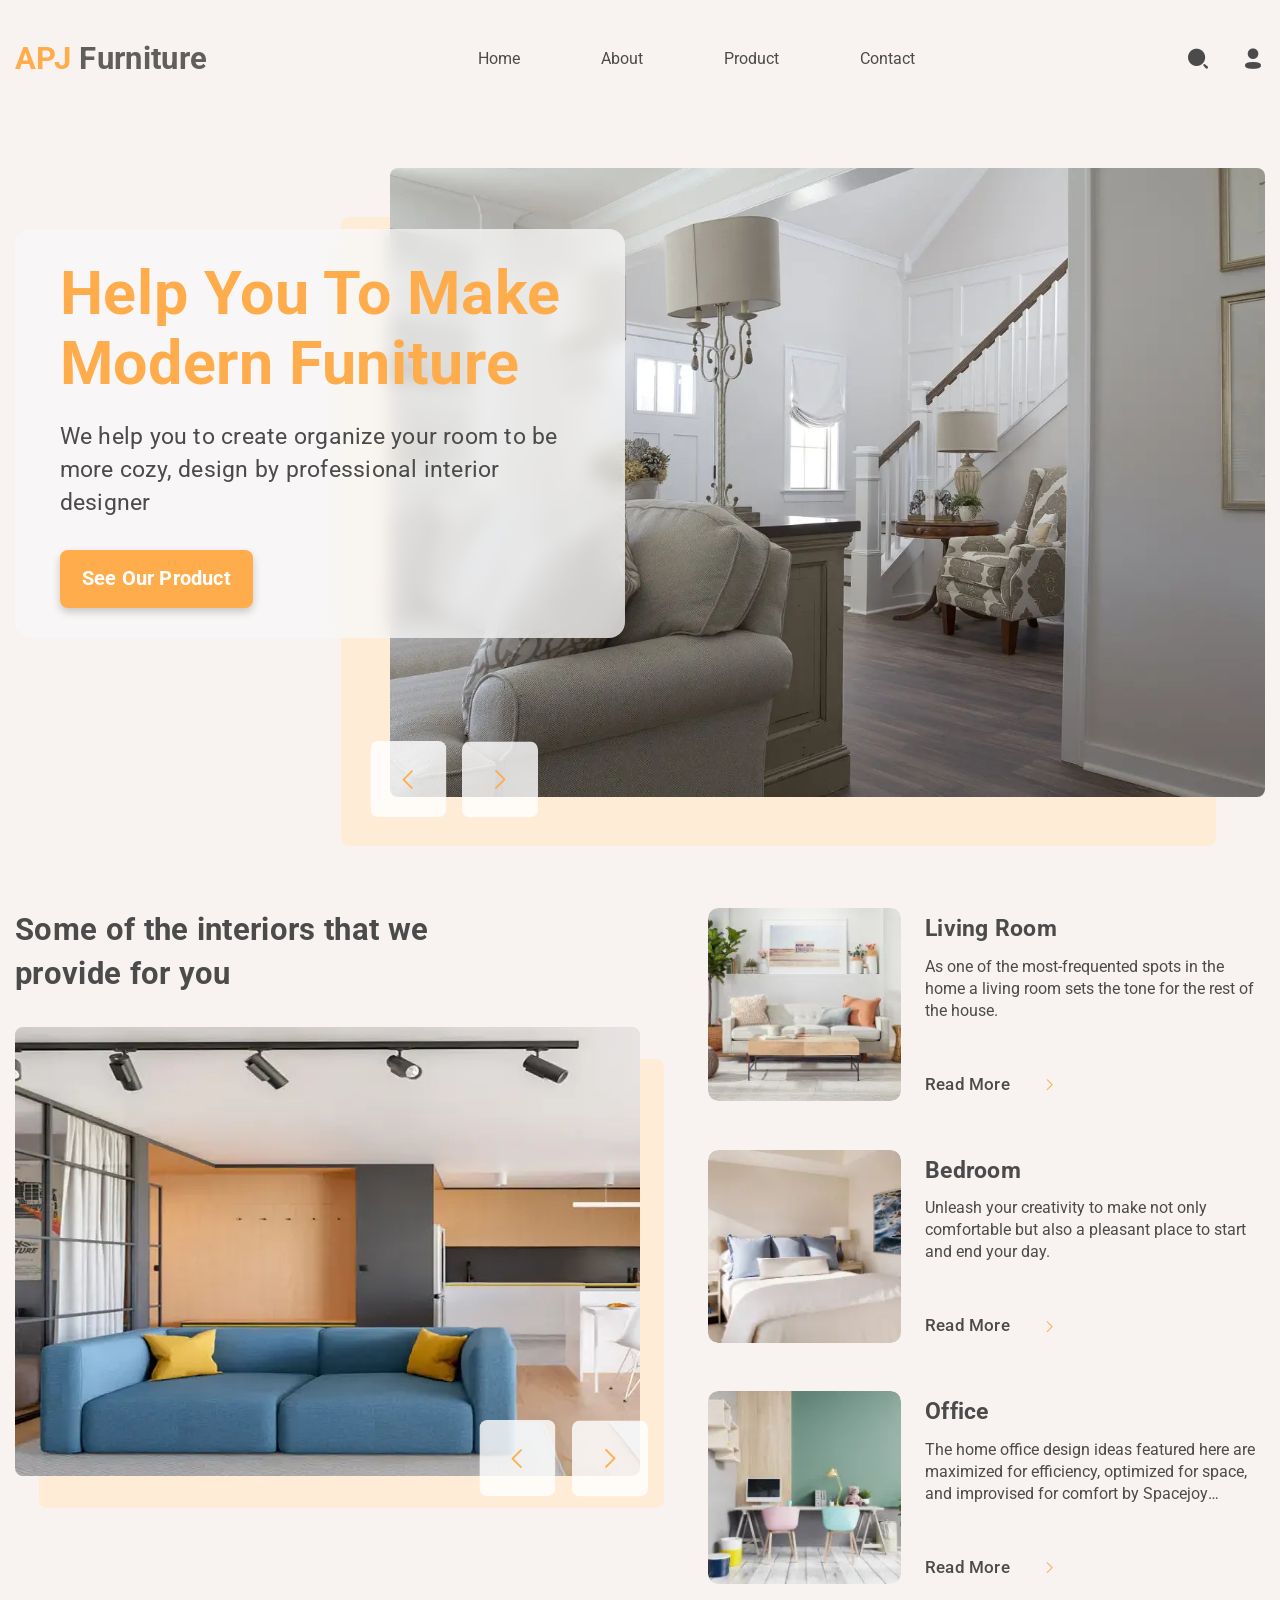
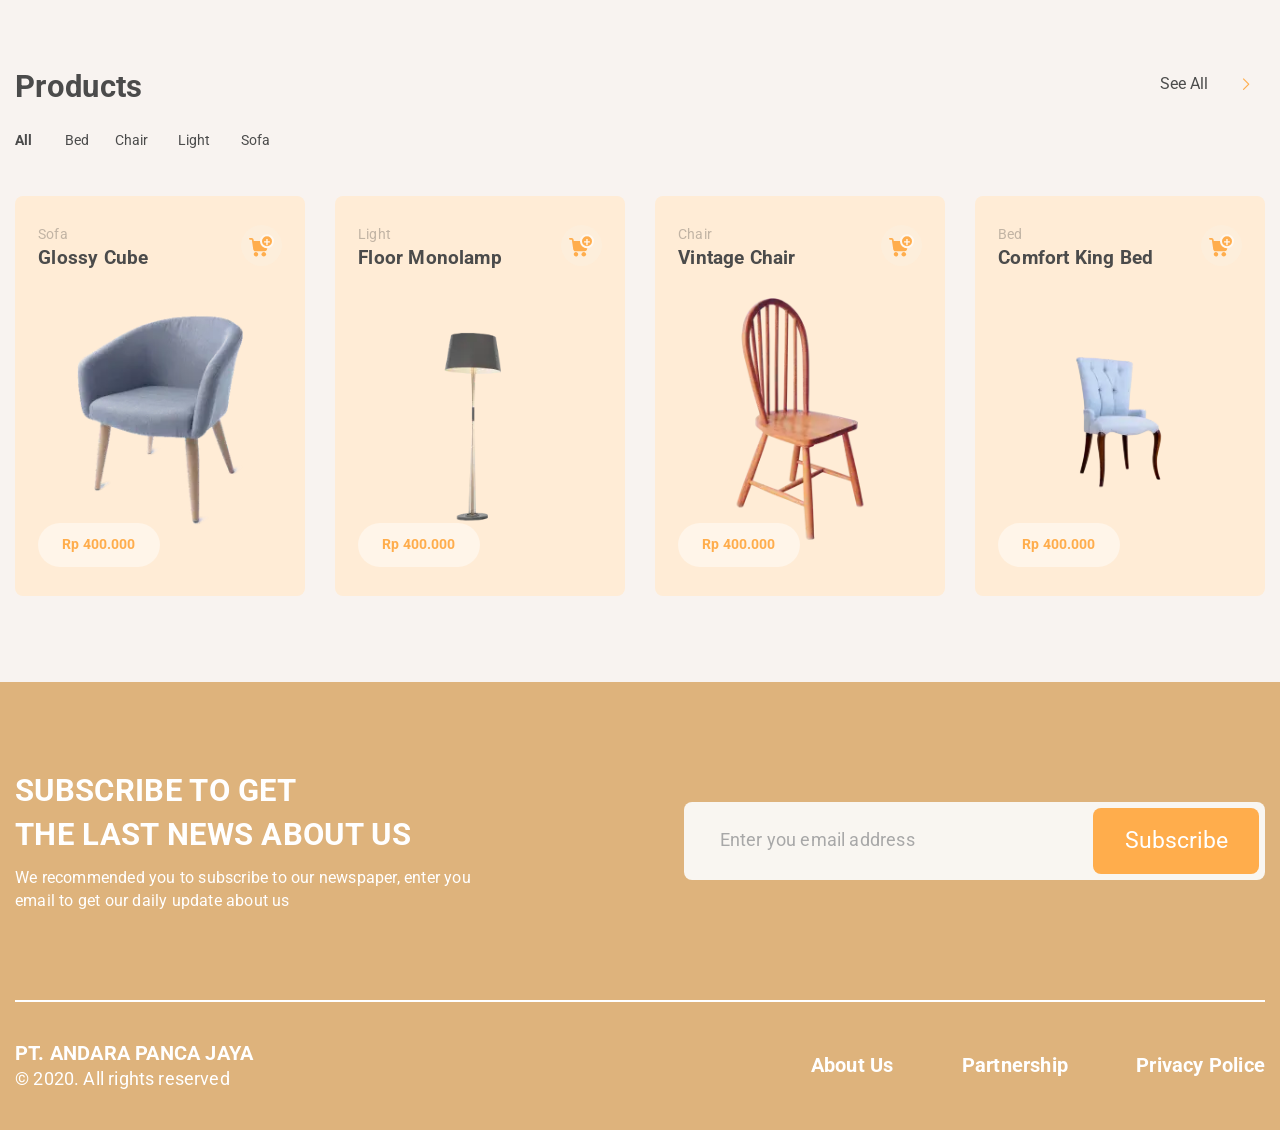
<file: index.html>
<!DOCTYPE html>
<html lang="en">

<head>
	<title>APJ Furniture</title>
	<meta charset="UTF-8">
	<meta name="format-detection" content="telephone=no">
	<!-- <style>body{opacity: 0;}</style> -->
	<link rel="stylesheet" href="css/style.min.css?_v=20250130115440">
	<link rel="shortcut icon" href="favicon.ico">
	<!-- <meta name="robots" content="noindex, nofollow"> -->
	<meta name="viewport" content="width=device-width, initial-scale=1.0">
</head>

<body>
	<div class="wrapper">
		<header class="header">
			<div class="header__container">
				<div class="header__body">
					<div class="header__logo"><span>APJ</span> Furniture</div>
					<div class="header__menu menu">
						<nav class="menu__body">
							<ul class="menu__list">
								<li class="menu__item">
									<a href="#" data-goto=".hero" class="menu__link">Home</a>
								</li>
								<li class="menu__item">
									<a href="#" data-goto=".interiors" class="menu__link">About</a>
								</li>
								<li class="menu__item">
									<a href="#" data-goto=".products" class="menu__link">Product</a>
								</li>
								<li class="menu__item">
									<a href="#" class="menu__link">Contact</a>
								</li>
							</ul>
						</nav>
					</div>

					<div class="header__icons">
						<button type="button" class="menu__icon icon-menu">
							<span></span>
						</button>
						<span class="_icon-Search"></span>
						<span class="_icon-Profile"></span>
					</div>
				</div>
			</div>
		</header>

		<main class="page">
			<section class="hero">
				<div class="hero__container">
					<div class="hero__body">
						<div class="hero__inner">
							<div data-watch-once class="hero__content">
								<h1 class="hero__title">
									<span class="hero__words">Help you to Make <br />
										modern Funiture</span>
								</h1>
								<div class="hero__text">
									<p>
										We help you to create organize your room to be more cozy, design
										by professional interior designer
									</p>
								</div>
								<div>
									<button class="hero__btn">See Our Product</button>
								</div>
							</div>
						</div>
						<div class="hero__main">
							<div class="hero__controler">
								<button class="hero__button hero__button--left _icon-Arrow-Down"></button>
								<button class="hero__button hero__button--right _icon-Arrow-Down"></button>
							</div>
							<div class="hero__slider swiper">
								<div class="hero__wrapper swiper-wrapper">
									<div class="hero__slide swiper-slide">
										<picture><source srcset="img/hero/slide-4.webp" type="image/webp"><img src="img/hero/slide-4.jpg" alt="room" /></picture>
									</div>
									<div class="hero__slide swiper-slide">
										<picture><source srcset="img/hero/slide-1.webp" type="image/webp"><img src="img/hero/slide-1.jpg" alt="room" /></picture>
									</div>
									<div class="hero__slide swiper-slide">
										<picture><source srcset="img/hero/slide-5.webp" type="image/webp"><img src="img/hero/slide-5.jpg" alt="room" /></picture>
									</div>
									<div class="hero__slide swiper-slide">
										<picture><source srcset="img/hero/slide-3.webp" type="image/webp"><img src="img/hero/slide-3.jpg" alt="room" /></picture>
									</div>
								</div>
							</div>
						</div>
					</div>
				</div>
			</section>
			<section class="interiors">
				<div class="interiors__container">
					<div class="interiors__body">
						<div class="interiors__main">
							<h2 class="interiors__title">
								Some of the interiors that we provide for you
							</h2>
							<div data-watch data-watch-threshold="0.5" data-watch-once class="interiors__wrap">
								<div class="interiors__slider swiper">
									<div class="interiors__wrapper swiper-wrapper">
										<div class="interiors__slide swiper-slide">
											<picture><source srcset="img/interiors/main-1.webp" type="image/webp"><img src="img/interiors/main-1.jpg" alt="room" /></picture>
										</div>
										<div class="interiors__slide swiper-slide">
											<picture><source srcset="img/interiors/main-1.webp" type="image/webp"><img src="img/interiors/main-1.jpg" alt="room" /></picture>
										</div>
										<div class="interiors__slide swiper-slide">
											<picture><source srcset="img/interiors/main-1.webp" type="image/webp"><img src="img/interiors/main-1.jpg" alt="room" /></picture>
										</div>
									</div>
								</div>
								<div class="interiors__controler">
									<button class="interiors__button interiors__button--left _icon-Arrow-Down"></button>
									<button class="interiors__button interiors__button--right _icon-Arrow-Down"></button>
								</div>
							</div>
						</div>
						<div class="interiors__inner">
							<div data-watch data-watch-threshold="0.5" data-watch-once class="interiors__items">
								<article class="interiors__item">
									<div class="interiors__image">
										<picture><source srcset="img/interiors/inner-1.webp" type="image/webp"><img src="img/interiors/inner-1.jpg" alt="living room" /></picture>
									</div>
									<div class="interiors__content">
										<div>
											<h5 class="interiors__miniTitle">Living Room</h5>
											<div class="interiors__description">
												<p>
													As one of the most-frequented spots in the home a living
													room sets the tone for the rest of the house.
												</p>
											</div>
										</div>
										<div>
											<button class="interiors__more _icon-Arrow-Down">
												Read More
											</button>
										</div>
									</div>
								</article>
								<article class="interiors__item">
									<div class="interiors__image">
										<picture><source srcset="img/interiors/inner-2.webp" type="image/webp"><img src="img/interiors/inner-2.jpg" alt="Bedroom" /></picture>
									</div>
									<div class="interiors__content">
										<div>
											<h5 class="interiors__miniTitle">Bedroom</h5>
											<div class="interiors__description">
												<p>
													Unleash your creativity to make not only comfortable but
													also a pleasant place to start and end your day.
												</p>
											</div>
										</div>
										<div>
											<button class="interiors__more _icon-Arrow-Down">
												Read More
											</button>
										</div>
									</div>
								</article>
								<article class="interiors__item">
									<div class="interiors__image">
										<picture><source srcset="img/interiors/inner-3.webp" type="image/webp"><img src="img/interiors/inner-3.jpg" alt="Bedroom" /></picture>
									</div>
									<div class="interiors__content">
										<div>
											<h5 class="interiors__miniTitle">Office</h5>
											<div class="interiors__description">
												<p>
													The home office design ideas featured here are maximized for
													efficiency, optimized for space, and improvised for comfort
													by Spacejoy designers.
												</p>
											</div>
										</div>
										<div>
											<button class="interiors__more _icon-Arrow-Down">
												Read More
											</button>
										</div>
									</div>
								</article>
							</div>
						</div>
					</div>
				</div>
			</section>
			<section class="products">
				<div class="products__container">
					<div class="products__header">
						<h2 class="products__title">Products</h2>
						<nav class="products__list">
							<ul class="products__items">
								<div class="products__item _active">All</div>
								<div class="products__item">Bed</div>
								<div class="products__item">Chair</div>
								<div class="products__item">Light</div>
								<div class="products__item">Sofa</div>
							</ul>
						</nav>
					</div>
					<div data-showmore class="products__furniture">
						<ul data-showmore-content="405" class="products__content">
							<li data-pid="1" class="products__card card-products">
								<div class="card-products__body">
									<div class="card-products__header">
										<div class="card-products__subscribe">sofa</div>
										<div class="card-products__title">glossy cube</div>
										<div class="card-products__cart">
											<img src="img/products/cart.svg" alt="cart" />
										</div>
									</div>
									<div class="card-products__image">
										<picture><source srcset="img/products/1.webp" type="image/webp"><img src="img/products/1.png" alt="sofa" /></picture>
									</div>
									<div class="card-products__price">Rp 400.000</div>
								</div>
							</li>
							<li data-pid="2" class="products__card card-products">
								<div class="card-products__body">
									<div class="card-products__header">
										<div class="card-products__subscribe">Light</div>
										<div class="card-products__title">Floor Monolamp</div>
										<div class="card-products__cart">
											<img src="img/products/cart.svg" alt="cart" />
										</div>
									</div>
									<div class="card-products__image">
										<picture><source srcset="img/products/2.webp" type="image/webp"><img src="img/products/2.png" alt="Light" /></picture>
									</div>
									<div class="card-products__price">Rp 400.000</div>
								</div>
							</li>
							<li data-pid="3" class="products__card card-products">
								<div class="card-products__body">
									<div class="card-products__header">
										<div class="card-products__subscribe">Chair</div>
										<div class="card-products__title">Vintage Chair</div>
										<div class="card-products__cart">
											<img src="img/products/cart.svg" alt="cart" />
										</div>
									</div>
									<div class="card-products__image">
										<picture><source srcset="img/products/3.webp" type="image/webp"><img src="img/products/3.png" alt="Chair" /></picture>
									</div>
									<div class="card-products__price">Rp 400.000</div>
								</div>
							</li>
							<li data-pid="4" class="products__card card-products">
								<div class="card-products__body">
									<div class="card-products__header">
										<div class="card-products__subscribe">Bed</div>
										<div class="card-products__title">Comfort King Bed</div>
										<div class="card-products__cart">
											<img src="img/products/cart.svg" alt="cart" />
										</div>
									</div>
									<div class="card-products__image">
										<picture><source srcset="img/products/6.webp" type="image/webp"><img src="img/products/6.png" alt="Bed" /></picture>
									</div>
									<div class="card-products__price">Rp 400.000</div>
								</div>
							</li>
							<li data-pid="5" class="products__card card-products">
								<div class="card-products__body">
									<div class="card-products__header">
										<div class="card-products__subscribe">sofa</div>
										<div class="card-products__title">glossy cube</div>
										<div class="card-products__cart">
											<img src="img/products/cart.svg" alt="cart" />
										</div>
									</div>
									<div class="card-products__image">
										<picture><source srcset="img/products/1.webp" type="image/webp"><img src="img/products/1.png" alt="sofa" /></picture>
									</div>
									<div class="card-products__price">Rp 400.000</div>
								</div>
							</li>
							<li data-pid="6" class="products__card card-products">
								<div class="card-products__body">
									<div class="card-products__header">
										<div class="card-products__subscribe">Light</div>
										<div class="card-products__title">Floor Monolamp</div>
										<div class="card-products__cart">
											<img src="img/products/cart.svg" alt="cart" />
										</div>
									</div>
									<div class="card-products__image">
										<picture><source srcset="img/products/2.webp" type="image/webp"><img src="img/products/2.png" alt="Light" /></picture>
									</div>
									<div class="card-products__price">Rp 400.000</div>
								</div>
							</li>
							<li data-pid="7" class="products__card card-products">
								<div class="card-products__body">
									<div class="card-products__header">
										<div class="card-products__subscribe">Chair</div>
										<div class="card-products__title">Vintage Chair</div>
										<div class="card-products__cart">
											<img src="img/products/cart.svg" alt="cart" />
										</div>
									</div>
									<div class="card-products__image">
										<picture><source srcset="img/products/3.webp" type="image/webp"><img src="img/products/3.png" alt="Chair" /></picture>
									</div>
									<div class="card-products__price">Rp 400.000</div>
								</div>
							</li>
							<li data-pid="8" class="products__card card-products">
								<div class="card-products__body">
									<div class="card-products__header">
										<div class="card-products__subscribe">Bed</div>
										<div class="card-products__title">Comfort King Bed</div>
										<div class="card-products__cart">
											<img src="img/products/cart.svg" alt="cart" />
										</div>
									</div>
									<div class="card-products__image">
										<picture><source srcset="img/products/6.webp" type="image/webp"><img src="img/products/6.png" alt="Bed" /></picture>
									</div>
									<div class="card-products__price">Rp 400.000</div>
								</div>
							</li>
						</ul>
						<button hidden data-showmore-button="800" type="button" class="products__more _icon-Arrow-Down">
							<span>see all</span>
							<span>hide all</span>
						</button>
					</div>
				</div>
			</section>

		</main>
		<footer class="footer">
			<div class="footer__container">
				<div class="footer__body">
					<div class="footer__content">
						<div class="footer__title">Subscribe to get <br> the last news about us</div>
						<div class="footer__text">
							<p>We recommended you to subscribe to our newspaper, enter you email to get our daily update about us</p>
						</div>
					</div>
					<div class="footer__form">
						<form action="#" name="form__email">
							<div class="form__email_footer">
								<input type="email" name="email" placeholder="Enter you email address">
								<button class="form__btn_footer" type="submit">Subscribe</button>
							</div>
						</form>
					</div>
				</div>
				<hr class="footer_hr">
				<div class="footer__bottom">
					<div class="footer__copyright">
						<div class="footer__copyTitle">PT. ANDARA PANCA JAYA</div>
						<div class="footer__copyText">© 2020. All rights reserved</div>
					</div>
					<nav class="footer__menu">
						<ul class="footer__list">
							<li class="footer__item"><a href="#" class="footer__link">About Us</a></li>
							<li class="footer__item"><a href="#" class="footer__link">Partnership</a></li>
							<li class="footer__item"><a href="#" class="footer__link">Privacy Police</a></li>
						</ul>
					</nav>
				</div>
			</div>
		</footer>
	</div>
	<script src="js/app.min.js?_v=20250130115440"></script>
</body>

</html>
</file>
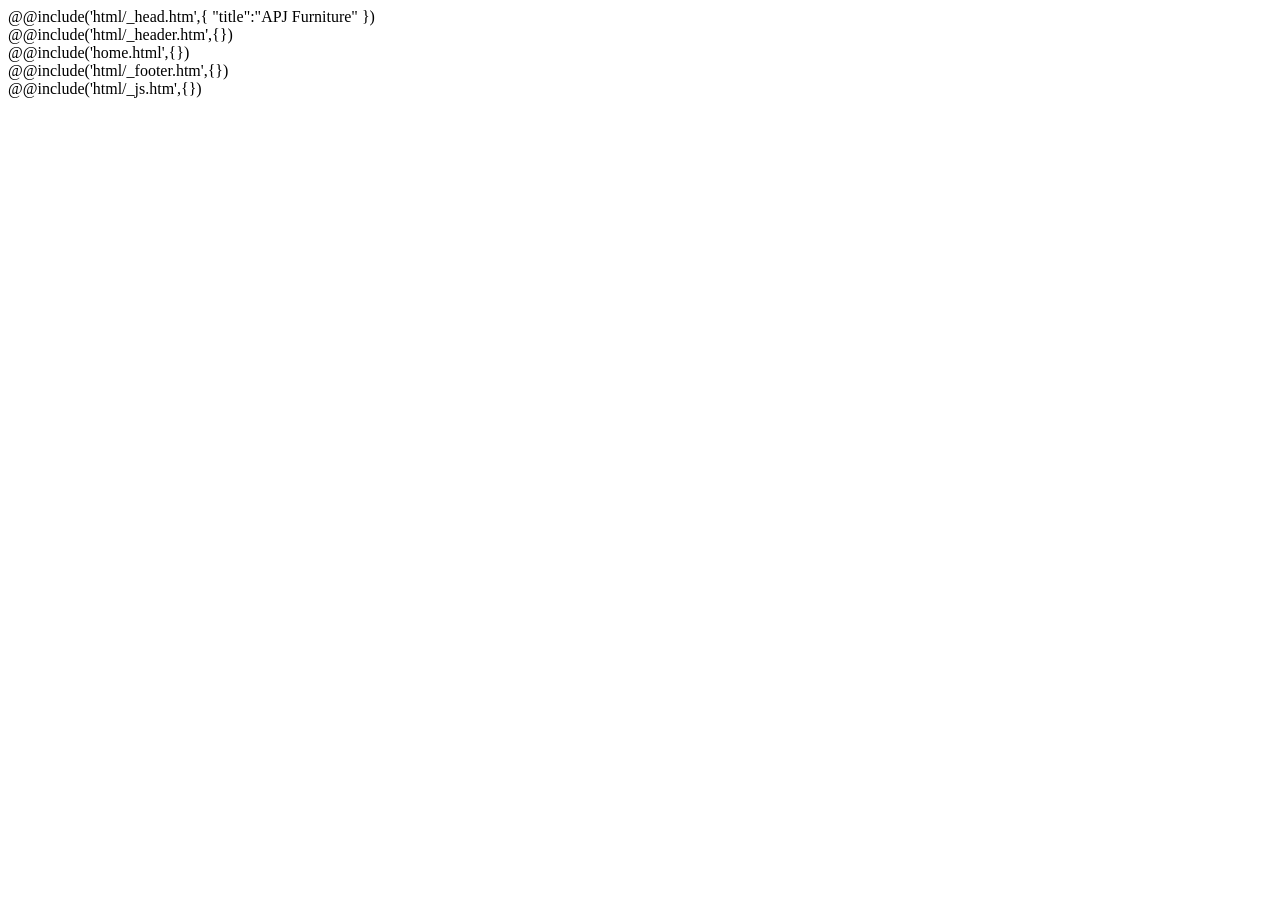
<file: src/index.html>
<!DOCTYPE html>
<html lang="en">
	@@include('html/_head.htm',{
	"title":"APJ Furniture"
	})
	<body>
		<div class="wrapper">
			@@include('html/_header.htm',{})
			<main class="page">
				@@include('home.html',{})
			</main>
			@@include('html/_footer.htm',{})
		</div>
		@@include('html/_js.htm',{})
	</body>
</html>
</file>
<file: css/style.min.css>
@charset "UTF-8";@import url(https://fonts.googleapis.com/css?family=Roboto:regular,500,700&display=swap);@font-face{font-family:icons;font-display:swap;src:url(../fonts/icons.woff2) format("woff2"),url(../fonts/icons.woff) format("woff");font-weight:400;font-style:normal}[class*=_icon-]:before{font-family:icons;font-style:normal;font-weight:400;font-variant:normal;text-transform:none;line-height:1;-webkit-font-smoothing:antialiased;-moz-osx-font-smoothing:grayscale}[class*=_icon-]:before{display:block}._icon-Cart-color .path1:before{content:"\e900";color:#ffad4c}._icon-Cart-color .path2:before{content:"\e901";margin-left:-1.0869140625em;color:#ffad4c}._icon-Cart-color .path3:before{content:"\e902";margin-left:-1.0869140625em;color:#ffad4c}._icon-Cart-color .path4:before{content:"\e903";margin-left:-1.0869140625em;color:#ffad4c}._icon-Cart-color .path5:before{content:"\e904";margin-left:-1.0869140625em;color:#fef7ef}._icon-Cart-color .path6:before{content:"\e905";margin-left:-1.0869140625em;color:#fef7ef}._icon-Arrow-Down:before{content:"\e900"}._icon-cart:before{content:"\e901"}._icon-Profile:before{content:"\e902"}._icon-Search:before{content:"\e903"}*{padding:0;margin:0;border:0}*,::after,::before{-webkit-box-sizing:border-box;box-sizing:border-box}::after,::before{display:inline-block}body,html{height:100%;min-width:320px}body{color:#4b4b4b;line-height:1;font-family:Roboto;font-size:1rem;-ms-text-size-adjust:100%;-moz-text-size-adjust:100%;-webkit-text-size-adjust:100%;-webkit-font-smoothing:antialiased;-moz-osx-font-smoothing:grayscale}button,input,textarea{font-family:Roboto;font-size:inherit;line-height:inherit}button{cursor:pointer;color:inherit;background-color:transparent}a{display:inline-block;color:inherit;text-decoration:none}ul li{list-style:none}img{vertical-align:top}h1,h2,h3,h4,h5,h6{font-weight:inherit;font-size:inherit}.lock body{overflow:hidden;-ms-touch-action:none;touch-action:none;-ms-scroll-chaining:none;overscroll-behavior:none}.wrapper{min-height:100%;display:-webkit-box;display:-ms-flexbox;display:flex;-webkit-box-orient:vertical;-webkit-box-direction:normal;-ms-flex-direction:column;flex-direction:column;overflow:hidden}@supports (overflow:clip){.wrapper{overflow:clip}}.wrapper>main{-webkit-box-flex:1;-ms-flex:1 1 auto;flex:1 1 auto}.wrapper>*{min-width:0}[class*=__container]{max-width:85.875rem;margin:0 auto;padding:0 .9375rem}.icon-menu{display:none}[data-showmore-button] span:last-child{display:none}._showmore-active [data-showmore-button] span{display:none}._showmore-active [data-showmore-button] span:last-child{display:block}.ibg{width:100%;height:100%;-o-object-fit:cover;object-fit:cover}.ibg--top{-o-object-position:top;object-position:top}.ibg--bottom{-o-object-position:bottom;object-position:bottom}.ibg--left{-o-object-position:left;object-position:left}.ibg--right{-o-object-position:right;object-position:right}.ibg--contain{-o-object-fit:contain;object-fit:contain}.header{background-color:#f8f3f0}.header__body{display:-webkit-box;display:-ms-flexbox;display:flex;-webkit-box-pack:justify;-ms-flex-pack:justify;justify-content:space-between;padding-right:0;padding-left:auto}.header__logo{color:rgba(58,58,58,.8);line-height:156.25%;font-weight:700;letter-spacing:.32px;position:relative;z-index:6}.header__logo span{color:#ffad4c}.header__icons{font-size:1.5rem;display:-webkit-box;display:-ms-flexbox;display:flex;-webkit-box-align:center;-ms-flex-align:center;align-items:center;position:relative;z-index:5}.header__icons span{cursor:pointer}.menu{display:-webkit-box;display:-ms-flexbox;display:flex;-webkit-box-align:center;-ms-flex-align:center;align-items:center;max-width:36.6875rem}.menu__icon{font-size:1.5rem}.menu__list{display:-webkit-box;display:-ms-flexbox;display:flex}.menu__link-arrow{display:-webkit-box;display:-ms-flexbox;display:flex;-webkit-box-orient:horizontal;-webkit-box-direction:reverse;-ms-flex-direction:row-reverse;flex-direction:row-reverse}.footer{background-color:#deb37c;color:#fff}.footer__body{display:-webkit-box;display:-ms-flexbox;display:flex;-webkit-box-pack:justify;-ms-flex-pack:justify;justify-content:space-between;-webkit-box-align:center;-ms-flex-align:center;align-items:center;gap:1.875rem}.footer__title{font-weight:700;line-height:140%;letter-spacing:.02rem;text-transform:uppercase;max-width:27.1875rem;margin-bottom:.625rem}.footer__text{line-height:140%;letter-spacing:.0125rem;max-width:30.625rem}.footer__text p:not(:last-child){margin-bottom:.625rem}.footer__form{margin-right:.9375rem}.footer_hr{background-color:#fff;width:100%;height:.125rem}.footer__bottom{display:-webkit-box;display:-ms-flexbox;display:flex;-webkit-box-pack:justify;-ms-flex-pack:justify;justify-content:space-between;gap:1.25rem}.footer__copyTitle{font-weight:700;line-height:140%;letter-spacing:.0125rem}.footer__copyText{line-height:140%;letter-spacing:.01125rem}.footer__menu{display:-webkit-box;display:-ms-flexbox;display:flex;-webkit-box-align:center;-ms-flex-align:center;align-items:center}.footer__list{display:-webkit-box;display:-ms-flexbox;display:flex}.footer__link{font-weight:700;line-height:140%;letter-spacing:.0125rem}.form{width:100%}.form__email_footer{background-color:#f9f6f1;padding:.375rem;border-radius:8px;display:-webkit-box;display:-ms-flexbox;display:flex;-webkit-box-pack:justify;-ms-flex-pack:justify;justify-content:space-between}.form__email_footer input{padding-right:8.5625rem;width:100%;background-color:#f9f6f1}.form__email_footer input::-webkit-input-placeholder{color:#a8a8a8;line-height:140%;letter-spacing:.01125rem}.form__email_footer input::-moz-placeholder{color:#a8a8a8;line-height:140%;letter-spacing:.01125rem}.form__email_footer input:-ms-input-placeholder{color:#a8a8a8;line-height:140%;letter-spacing:.01125rem}.form__email_footer input::-ms-input-placeholder{color:#a8a8a8;line-height:140%;letter-spacing:.01125rem}.form__email_footer input::placeholder{color:#a8a8a8;line-height:140%;letter-spacing:.01125rem}.form__email_footer input:focus{outline:0}.form__btn_footer{background-color:#ffad4c;color:#fff;border:1px solid transparent;border-radius:8px;-webkit-transition:all .4s ease 0s;transition:all .4s ease 0s}.form__btn_footer:hover{background-color:#f9f6f1;border:1px solid #ffad4c;color:#ffad4c}.hero{background-color:#f8f3f0;height:calc(100% - 120px);position:relative}.hero__body{display:-ms-grid;display:grid;position:relative;-ms-grid-columns:auto 70%;grid-template-columns:auto 70%}.hero__content{height:auto;background-color:rgba(248,248,248,.77);border-radius:16px;-webkit-backdrop-filter:blur(9px);backdrop-filter:blur(9px);position:relative;z-index:2;left:0}.hero__title{color:#ffad4c;font-weight:700;text-transform:capitalize;line-height:115.625%;letter-spacing:.04rem}.hero__text{line-height:141.666667%;letter-spacing:.015rem}.hero__text p:not(:last-child){margin-bottom:.9375rem}.hero__btn{background-color:#ffad4c;border-radius:.5rem;font-weight:700;color:#fff;line-height:170%;letter-spacing:.0125rem;-webkit-box-shadow:0 4px 8px rgba(0,0,0,.2);box-shadow:0 4px 8px rgba(0,0,0,.2);-webkit-transition:all .2s ease-in-out;transition:all .2s ease-in-out}.hero__btn:hover{-webkit-box-shadow:0 2px 4px rgba(0,0,0,.2);box-shadow:0 2px 4px rgba(0,0,0,.2);-webkit-transform:translateY(2px);-ms-transform:translateY(2px);transform:translateY(2px)}.hero__main{position:relative}.hero__main::before{content:"";width:100%;height:100%;background-color:#ffecd6;position:absolute;margin-left:-3.0625rem;margin-top:3.0625rem;border-radius:.5rem}.hero__controler{left:-20px;bottom:-20px;position:absolute;z-index:3;display:-webkit-box;display:-ms-flexbox;display:flex;gap:1rem}.hero__controler button{background-color:rgba(255,255,255,.81);border-radius:8px;color:#ffad4c}.hero__button{border:1px solid transparent;-webkit-transition:border .3s ease-in-out 0s;transition:border .3s ease-in-out 0s}.hero__button:hover{border:1px solid #ffad4c}.hero__button--left{-webkit-transform:rotate(90deg);-ms-transform:rotate(90deg);transform:rotate(90deg)}.hero__button--right{-webkit-transform:rotate(-90deg);-ms-transform:rotate(-90deg);transform:rotate(-90deg)}.hero__slider{min-width:0;height:100%}.swiper-slide img{border-radius:.5rem;height:100%;-o-object-fit:cover;object-fit:cover;width:100%;aspect-ratio:890/640}.interiors{position:relative;background-color:#f8f3f0}.interiors__body{display:-webkit-box;display:-ms-flexbox;display:flex;-webkit-box-pack:justify;-ms-flex-pack:justify;justify-content:space-between;margin-bottom:-2rem;padding-bottom:2rem}.interiors__main{-webkit-box-flex:0;-ms-flex:0 1 50%;flex:0 1 50%;width:50%;position:relative;z-index:1}.interiors__title{font-weight:700;line-height:140%;letter-spacing:.02rem;max-width:28.125rem}.interiors__button{border:1px solid transparent;-webkit-transition:border .3s ease-in-out 0s;transition:border .3s ease-in-out 0s}.interiors__button:hover{border:1px solid #ffad4c}.interiors__button--left{-webkit-transform:rotate(90deg);-ms-transform:rotate(90deg);transform:rotate(90deg)}.interiors__button--right{-webkit-transform:rotate(-90deg);-ms-transform:rotate(-90deg);transform:rotate(-90deg)}.interiors__wrap{position:relative;-webkit-transform:translate(-30%,0);-ms-transform:translate(-30%,0);transform:translate(-30%,0);opacity:0}.interiors__wrap._watcher-view{-webkit-transition:all 4s ease 0s;transition:all 4s ease 0s;-webkit-transform:translate(0,0);-ms-transform:translate(0,0);transform:translate(0,0);opacity:1}.interiors__wrap::before{content:"";width:100%;height:100%;background-color:#ffecd6;position:absolute;margin-top:2rem;border-radius:.5rem;margin-left:1.5rem}.interiors__controler{right:-.5rem;bottom:-20px;position:absolute;z-index:10;display:-webkit-box;display:-ms-flexbox;display:flex;gap:1rem}.interiors__controler button{background-color:rgba(255,255,255,.81);border-radius:8px;color:#ffad4c}.interiors__inner{-webkit-box-flex:0;-ms-flex:0 1 50%;flex:0 1 50%}.interiors__items{height:calc(100% + 32px);display:-webkit-box;display:-ms-flexbox;display:flex;-webkit-box-orient:vertical;-webkit-box-direction:normal;-ms-flex-direction:column;flex-direction:column;-webkit-box-pack:justify;-ms-flex-pack:justify;justify-content:space-between;opacity:0;-webkit-transition:all 4s ease 0s;transition:all 4s ease 0s;-webkit-transform:translate(-10%,0);-ms-transform:translate(-10%,0);transform:translate(-10%,0)}.interiors__items._watcher-view{opacity:1;-webkit-transform:translate(-30%,0);-ms-transform:translate(-30%,0);transform:translate(-30%,0);-webkit-transition:all 2s ease 0s;transition:all 2s ease 0s}.interiors__item{display:-ms-grid;display:grid;-ms-grid-columns:auto 1fr;grid-template-columns:auto 1fr;opacity:1;-webkit-transform:translate(30%,0);-ms-transform:translate(30%,0);transform:translate(30%,0);-webkit-transition:all 2s ease 0s;transition:all 2s ease 0s}.interiors__image{margin-right:1.5rem;overflow:hidden;border-radius:10px}.interiors__image img{height:100%;-webkit-transition:-webkit-transform .5s ease 0s;transition:-webkit-transform .5s ease 0s;transition:transform .5s ease 0s;transition:transform .5s ease 0s,-webkit-transform .5s ease 0s;border-radius:10px}.interiors__image img:hover{-webkit-transform:scale(1.1);-ms-transform:scale(1.1);transform:scale(1.1)}.interiors__content{display:-webkit-box;display:-ms-flexbox;display:flex;-webkit-box-orient:vertical;-webkit-box-direction:normal;-ms-flex-direction:column;flex-direction:column;-webkit-box-pack:justify;-ms-flex-pack:justify;justify-content:space-between;padding-top:.3125rem;padding-bottom:.3125rem}.interiors__block{overflow:hidden;max-height:50%}.interiors__miniTitle{font-weight:700;line-height:140%;letter-spacing:.015rem;text-transform:capitalize}.interiors__miniTitle:not(:last-child){margin-bottom:.625rem}.interiors__description{line-height:140%;-webkit-box-orient:vertical;display:block;display:-webkit-box;overflow:hidden!important;text-overflow:ellipsis;-webkit-line-clamp:3;max-width:calc(line-height * 3)}.interiors__description p:not(:last-child){margin-bottom:.625rem}.interiors__more{font-weight:500;line-height:140%;letter-spacing:.17px;display:-webkit-box;display:-ms-flexbox;display:flex;-webkit-box-align:center;-ms-flex-align:center;align-items:center;-webkit-box-orient:horizontal;-webkit-box-direction:reverse;-ms-flex-direction:row-reverse;flex-direction:row-reverse;margin-top:.625rem}.interiors__more::before{-webkit-transform:rotate(-90deg);-ms-transform:rotate(-90deg);transform:rotate(-90deg);color:#ffad4c}.products{background-color:#f8f3f0}.products__container{position:relative}.products__title{font-weight:700;line-height:140%;letter-spacing:.01em;margin-bottom:1.5rem}.products__items{display:-ms-grid;display:grid;-ms-grid-columns:20px 20px 33px 33px 30px;grid-template-columns:20px 20px 33px 33px 30px;gap:1.875rem}.products__item{cursor:pointer;font-size:.875rem}.products__item._active{font-weight:700}.products__content{display:-ms-grid;display:grid;-ms-grid-columns:(minmax(100px,1fr))[4];grid-template-columns:repeat(4,minmax(100px,1fr));-webkit-box-pack:justify;-ms-flex-pack:justify;justify-content:space-between;gap:1.875rem}.products__more{position:absolute;top:.625rem;right:25px;z-index:10;text-transform:capitalize;display:-webkit-box;display:-ms-flexbox;display:flex;-webkit-box-align:center;-ms-flex-align:center;align-items:center;-webkit-box-orient:horizontal;-webkit-box-direction:reverse;-ms-flex-direction:row-reverse;flex-direction:row-reverse}.products__more::before{color:#ffad4c;font-size:1.125rem;-webkit-transform:rotate(-90deg);-ms-transform:rotate(-90deg);transform:rotate(-90deg)}.products__more:hover{color:#000}.card-products__body{height:400px;position:relative;background-color:#ffecd6;border-radius:.5rem;display:-webkit-box;display:-ms-flexbox;display:flex;-webkit-box-orient:vertical;-webkit-box-direction:normal;-ms-flex-direction:column;flex-direction:column;-webkit-transition:-webkit-box-shadow .4s ease 0s;transition:-webkit-box-shadow .4s ease 0s;transition:box-shadow .4s ease 0s;transition:box-shadow .4s ease 0s,-webkit-box-shadow .4s ease 0s}.card-products__body:hover{-webkit-box-shadow:0 2px 10px #969696;box-shadow:0 2px 10px #969696}.card-products__cart{position:absolute;top:0;right:0;width:2.5625rem;height:2.5625rem;border-radius:2.25rem;-webkit-backdrop-filter:blur(4px);backdrop-filter:blur(4px);background-color:#fdeedb;display:-webkit-box;display:-ms-flexbox;display:flex;-webkit-box-align:center;-ms-flex-align:center;align-items:center;-webkit-box-pack:center;-ms-flex-pack:center;justify-content:center;-webkit-transition:-webkit-transform .3s ease 0s;transition:-webkit-transform .3s ease 0s;transition:transform .3s ease 0s;transition:transform .3s ease 0s,-webkit-transform .3s ease 0s}.card-products__cart:hover{-webkit-transform:scale(1.1);-ms-transform:scale(1.1);transform:scale(1.1)}.card-products__header{position:relative}.card-products__header::before{position:absolute;right:0;font-size:1.5625rem}.card-products__subscribe{font-size:.875rem;line-height:140%;letter-spacing:.01em;color:rgba(51,51,51,.3019607843);text-transform:capitalize}.card-products__title{font-weight:700;line-height:140%;letter-spacing:.01em;text-transform:capitalize}.card-products__image{-webkit-box-flex:1;-ms-flex:1 1 auto;flex:1 1 auto;-ms-flex-item-align:center;-ms-grid-row-align:center;align-self:center;-ms-grid-column-align:center;justify-self:center;display:-webkit-box;display:-ms-flexbox;display:flex;-webkit-box-pack:center;-ms-flex-pack:center;justify-content:center;-webkit-box-align:center;-ms-flex-align:center;align-items:center}.card-products__image img{width:100%;-o-object-fit:cover;object-fit:cover}.card-products__price{background-color:rgba(255,255,255,.45);border-radius:36px;padding:.75rem 1.5rem;font-weight:700;font-size:.875rem;line-height:140%;letter-spacing:.01em;color:#ffad4c;position:absolute;z-index:2}.swiper{overflow:hidden}.swiper-initialized{-ms-touch-action:pan-y;touch-action:pan-y}.swiper-wrapper{width:100%;height:100%;-webkit-box-sizing:content-box;box-sizing:content-box;display:-webkit-box;display:-ms-flexbox;display:flex;position:relative}.swiper-vertical .swiper-wrapper{-webkit-box-orient:vertical;-webkit-box-direction:normal;-ms-flex-direction:column;flex-direction:column}.swiper-autoheight .swiper-wrapper{-webkit-box-align:start;-ms-flex-align:start;align-items:flex-start}.swiper-initialized .swiper-slide{-ms-flex-negative:0;flex-shrink:0}.swiper-android .swiper-slide,.swiper-android .swiper-wrapper{-webkit-transform:translate3d(0,0,0);transform:translate3d(0,0,0)}.swiper-button-lock{display:none!important}@media (min-width:85.875em){.header{padding-top:2.3125rem}.header{padding-bottom:2.3125rem}.header__logo{font-size:2rem}.header__icons{gap:2rem}.menu__list{-webkit-column-gap:5.5rem;-moz-column-gap:5.5rem;column-gap:5.5rem}.menu__link-arrow{gap:.875rem}.footer{padding-top:5.75rem}.footer__title{font-size:2rem}.footer_hr{margin-top:5.75rem}.footer__bottom{padding-top:2.5rem}.footer__bottom{padding-bottom:2.5rem}.footer__copyTitle{font-size:1.25rem}.footer__copyText{font-size:1.125rem}.footer__list{-webkit-column-gap:4.5rem;-moz-column-gap:4.5rem;column-gap:4.5rem}.footer__link{font-size:1.25rem}.form__email_footer{width:38rem}.form__email_footer{gap:1.875rem}.form__email_footer input{padding-left:1.9375rem}.form__email_footer input{padding-right:1.9375rem}.form__email_footer input::-webkit-input-placeholder{font-size:1.125rem}.form__email_footer input::-moz-placeholder{font-size:1.125rem}.form__email_footer input:-ms-input-placeholder{font-size:1.125rem}.form__email_footer input::-ms-input-placeholder{font-size:1.125rem}.form__email_footer input::placeholder{font-size:1.125rem}.form__btn_footer{padding-top:1.3125rem}.form__btn_footer{padding-bottom:1.3125rem}.form__btn_footer{padding-left:2rem}.form__btn_footer{padding-right:2rem}.form__btn_footer{font-size:1.5rem}.hero{padding-top:3.375rem}.hero{padding-bottom:5.625rem}.hero__inner{width:12.5rem}.hero__content{width:40.3125rem}.hero__content{padding-left:3rem}.hero__content{padding-right:3rem}.hero__content{padding-top:2rem}.hero__content{padding-bottom:2rem}.hero__content{top:4.0625rem}.hero__title{font-size:4rem}.hero__title{line-height:4.625rem}.hero__title{margin-bottom:1.5rem}.hero__text{margin-bottom:2rem}.hero__text{font-size:1.5rem}.hero__btn{padding-left:1.4375rem}.hero__btn{padding-right:1.4375rem}.hero__btn{padding-top:.8125rem}.hero__btn{padding-bottom:.8125rem}.hero__btn{font-size:1.25rem}.hero__controler button{width:5rem}.hero__controler button{height:5rem}.hero__controler button{font-size:1.875rem}.interiors{padding-top:1.875rem}.interiors{padding-bottom:3.75rem}.interiors__body{-webkit-column-gap:4.5rem;-moz-column-gap:4.5rem;column-gap:4.5rem}.interiors__title{font-size:2rem}.interiors__title{margin-bottom:2rem}.interiors__controler button{width:5rem}.interiors__controler button{height:5rem}.interiors__controler button{font-size:1.875rem}.interiors__items{row-gap:2.5rem}.interiors__image{height:12.625rem}.interiors__miniTitle{font-size:1.5rem}.interiors__description{font-size:1rem}.interiors__more{font-size:1.0625rem}.interiors__more{gap:2.0625rem}.products{padding-top:3.75rem}.products__title{font-size:2rem}.products__items{margin-bottom:3.125rem}.products__furniture{padding-bottom:5.3125rem}.products__more{gap:1.875rem}.card-products__body{padding-top:1.875rem}.card-products__body{padding-bottom:1.875rem}.card-products__body{padding-left:1.5rem}.card-products__body{padding-right:1.5rem}.card-products__title{font-size:1.25rem}.card-products__image{width:13rem}.card-products__price{bottom:1.875rem}.card-products__price{left:1.5rem}}@media (max-width:20em){.header{padding-top:.625rem}.header{padding-bottom:.625rem}.header__logo{font-size:1.125rem}.header__icons{gap:1.125rem}.menu__link-arrow{gap:.5rem}.footer{padding-top:2.5rem}.footer__title{font-size:1.625rem}.footer_hr{margin-top:2.5rem}.footer__bottom{padding-top:1.25rem}.footer__bottom{padding-bottom:1.25rem}.footer__copyTitle{font-size:1rem}.footer__copyText{font-size:.875rem}.footer__list{-webkit-column-gap:1.875rem;-moz-column-gap:1.875rem;column-gap:1.875rem}.footer__link{font-size:1rem}.form__email_footer{width:18.75rem}.form__email_footer{gap:.625rem}.form__email_footer input{padding-left:.625rem}.form__email_footer input{padding-right:.0000000625rem}.form__email_footer input::-webkit-input-placeholder{font-size:.875rem}.form__email_footer input::-moz-placeholder{font-size:.875rem}.form__email_footer input:-ms-input-placeholder{font-size:.875rem}.form__email_footer input::-ms-input-placeholder{font-size:.875rem}.form__email_footer input::placeholder{font-size:.875rem}.form__btn_footer{padding-top:.9375rem}.form__btn_footer{padding-bottom:.9375rem}.form__btn_footer{padding-left:.9375rem}.form__btn_footer{padding-right:.9375rem}.form__btn_footer{font-size:.875rem}.hero{padding-top:1.25rem}.hero{padding-bottom:.625rem}.hero__inner{width:6.25rem}.hero__content{width:15.625rem}.hero__content{padding-left:.625rem}.hero__content{padding-right:.625rem}.hero__content{padding-top:.625rem}.hero__content{padding-bottom:.625rem}.hero__title{font-size:1.625rem}.hero__title{line-height:1.5rem}.hero__title{margin-bottom:.9375rem}.hero__text{margin-bottom:.9375rem}.hero__text{font-size:.875rem}.hero__btn{padding-left:.8125rem}.hero__btn{padding-right:.8125rem}.hero__btn{padding-top:.5rem}.hero__btn{padding-bottom:.5rem}.hero__btn{font-size:1rem}.hero__controler button{width:2.5rem}.hero__controler button{height:2.5rem}.hero__controler button{font-size:1.25rem}.interiors{padding-top:.625rem}.interiors{padding-bottom:1.25rem}.interiors__body{-webkit-column-gap:1.875rem;-moz-column-gap:1.875rem;column-gap:1.875rem}.interiors__title{font-size:1.5rem}.interiors__title{margin-bottom:1.25rem}.interiors__controler button{width:2.5rem}.interiors__controler button{height:2.5rem}.interiors__controler button{font-size:1.25rem}.interiors__image{height:6.25rem}.interiors__more{gap:1.25rem}.products{padding-top:1.25rem}.products__title{font-size:1.5rem}.products__items{margin-bottom:2.5rem}.products__furniture{padding-bottom:2.5rem}.products__more{gap:1.25rem}.card-products__body{padding-top:1.25rem}.card-products__body{padding-bottom:1.25rem}.card-products__body{padding-left:.9375rem}.card-products__body{padding-right:.9375rem}.card-products__price{bottom:1.25rem}.card-products__price{left:.9375rem}}@media (max-width:85.875em){.footer__form{margin-right:0}}@media (max-width:61.99875em){.footer__form{-webkit-box-flex:1;-ms-flex:1 1 100%;flex:1 1 100%;width:100%}.hero{padding-top:0}.hero__container{padding-left:0;padding-right:0}.hero__body{display:-webkit-box;display:-ms-flexbox;display:flex;-webkit-box-orient:vertical;-webkit-box-direction:normal;-ms-flex-direction:column;flex-direction:column}.hero__content{position:absolute;top:20%;left:10px;background-color:transparent;-webkit-backdrop-filter:blur(0);backdrop-filter:blur(0)}.hero__words{color:#fff;text-shadow:0 0 35px #fdefde}.hero__text{color:#fff;text-shadow:0 0 35px #fdefde}.hero__main::before{opacity:0;visibility:hidden}.hero__main::after{content:"";width:100%;height:100%;background-color:rgba(0,0,0,.498);position:absolute;left:0;right:0;top:0;bottom:0}.hero__controler{left:100%;bottom:.625rem;-webkit-transform:translate(-110%,0);-ms-transform:translate(-110%,0);transform:translate(-110%,0)}.hero__button{color:inherit;-webkit-transition:color .3s ease 0s;transition:color .3s ease 0s}.hero__button:hover{color:#4b4b4b;border:1px solid transparent}.hero__button--left{-webkit-box-shadow:2px -3px 8px 2px rgba(0,0,0,.5);box-shadow:2px -3px 8px 2px rgba(0,0,0,.5)}.hero__button--right{-webkit-box-shadow:-2px 3px 8px 2px rgba(0,0,0,.5);box-shadow:-2px 3px 8px 2px rgba(0,0,0,.5)}.swiper-slide img{border-radius:0}.products__content{-ms-grid-columns:(minmax(100px,1fr))[3];grid-template-columns:repeat(3,minmax(100px,1fr))}}@media (max-width:47.99875em){.menu__body{position:fixed;width:100%;height:100%;left:-100%;top:0;overflow:auto;padding:3.125rem .9375rem .9375rem 1.875rem;-webkit-transition:all .3s;transition:all .3s}.menu__body::before{content:"";position:fixed;width:100%;height:4.375rem;left:-100%;top:0;-webkit-transition:left .3s;transition:left .3s;z-index:2}.menu-open .menu__body{-webkit-transition:all .3s;transition:all .3s;left:0}.menu-open .menu__body::before{-webkit-transition:all .3s;transition:all .3s;left:0}.menu__item{display:none}.menu-open .menu__item{display:block}.icon-menu{display:block;position:relative;z-index:5}.icon-menu span,.icon-menu::after,.icon-menu::before{content:"";-webkit-transition:all .3s ease 0s;transition:all .3s ease 0s;right:0;position:absolute;width:100%;height:.125rem;background-color:#000}.icon-menu span{width:80%}.icon-menu::before{top:0}.icon-menu::after{bottom:0}.icon-menu span{top:calc(50% - .0625rem)}.menu-open .icon-menu span{width:0}.menu-open .icon-menu::before{top:calc(50% - .0625rem);-webkit-transform:rotate(-45deg);-ms-transform:rotate(-45deg);transform:rotate(-45deg)}.menu-open .icon-menu::after{bottom:calc(50% - .0625rem);-webkit-transform:rotate(45deg);-ms-transform:rotate(45deg);transform:rotate(45deg)}.menu-open .menu__body{display:-webkit-box;display:-ms-flexbox;display:flex;-webkit-box-pack:start;-ms-flex-pack:start;justify-content:flex-start;background-color:#e5e5e5;z-index:5}.menu-open .menu__list{-webkit-box-orient:vertical;-webkit-box-direction:normal;-ms-flex-direction:column;flex-direction:column;-webkit-box-align:start;-ms-flex-align:start;align-items:flex-start;padding-top:8.75rem;row-gap:2.5rem;margin-right:3.75rem;font-size:1.25rem}.footer__body{-webkit-box-orient:vertical;-webkit-box-direction:normal;-ms-flex-direction:column;flex-direction:column;-webkit-box-align:start;-ms-flex-align:start;align-items:flex-start;width:100%}.footer_hr{margin-left:-1.875rem;margin-right:-1.875rem;width:calc(100% + 100px)}.footer__bottom{-webkit-box-align:center;-ms-flex-align:center;align-items:center;-ms-flex-pack:distribute;justify-content:space-around}.footer__list{-webkit-box-orient:vertical;-webkit-box-direction:normal;-ms-flex-direction:column;flex-direction:column}.hero__inner{width:80%}.hero__title{color:#fff}.hero__controler{display:none}.hero__button--left{-webkit-box-shadow:2px -3px 6px 1px rgba(0,0,0,.5);box-shadow:2px -3px 6px 1px rgba(0,0,0,.5)}.hero__button--right{-webkit-box-shadow:-2px 3px 6px 1px rgba(0,0,0,.5);box-shadow:-2px 3px 6px 1px rgba(0,0,0,.5)}.interiors__body{display:block}.interiors__main{width:100%}.interiors__wrap::before{opacity:0;visibility:hidden}.interiors__slider{width:100%}.interiors__controler{right:1.25rem}.interiors__items{height:auto}.interiors__item{display:-webkit-box;display:-ms-flexbox;display:flex;-webkit-box-orient:vertical;-webkit-box-direction:normal;-ms-flex-direction:column;flex-direction:column;gap:10px}.interiors__image{height:auto;aspect-ratio:1/1}.products__content{-ms-grid-columns:(minmax(100px,313px))[2];grid-template-columns:repeat(2,minmax(100px,313px));-webkit-box-pack:center;-ms-flex-pack:center;justify-content:center}}@media (max-width:47.99875em) and (max-width:20em){.icon-menu{width:1.25rem}.icon-menu{height:.875rem}.footer__list{row-gap:1.125rem}.form__email_footer{width:18.125rem}.hero__title{line-height:1.875rem}.interiors__items{row-gap:1.875rem}}@media (max-width:47.99875em) and (any-hover:none){.icon-menu{cursor:default}}@media (max-width:29.99875em){.footer__bottom{-webkit-box-orient:vertical;-webkit-box-direction:reverse;-ms-flex-direction:column-reverse;flex-direction:column-reverse;-webkit-box-align:start;-ms-flex-align:start;align-items:flex-start;gap:1.875rem}.hero__text{display:none}.interiors__main{margin-left:-.9375rem;margin-right:.9375rem;width:calc(100% + 30px)}.interiors__title{padding-left:.9375rem;padding-right:.9375rem}.interiors__description{max-width:calc(line-height * 2);-webkit-line-clamp:2}.products__content{-ms-grid-columns:minmax(100px,313px);grid-template-columns:minmax(100px,313px)}}@media (max-width:47.99875em) and (min-width:85.875em){.icon-menu{width:1.5rem}.icon-menu{height:1.125rem}.footer__list{row-gap:1.25rem}.form__email_footer{width:46.125rem}.hero__title{line-height:3.75rem}.interiors__items{row-gap:2.5rem}}@media (max-width:47.99875em) and (min-width:20em) and (max-width:85.875em){@supports (width:clamp(1.25rem ,1.1740986717rem + 0.3795066414vw ,1.5rem)){.icon-menu{width:clamp(1.25rem ,1.1740986717rem + .3795066414vw ,1.5rem)}}@supports not (width:clamp(1.25rem ,1.1740986717rem + 0.3795066414vw ,1.5rem)){.icon-menu{width:calc(1.25rem + .25 * (100vw - 20rem)/ 65.875)}}@supports (height:clamp(0.875rem ,0.7990986717rem + 0.3795066414vw ,1.125rem)){.icon-menu{height:clamp(.875rem ,.7990986717rem + .3795066414vw ,1.125rem)}}@supports not (height:clamp(0.875rem ,0.7990986717rem + 0.3795066414vw ,1.125rem)){.icon-menu{height:calc(.875rem + .25 * (100vw - 20rem)/ 65.875)}}@supports (row-gap:clamp(1.125rem ,1.0870493359rem + 0.1897533207vw ,1.25rem)){.footer__list{row-gap:clamp(1.125rem ,1.0870493359rem + .1897533207vw ,1.25rem)}}@supports not (row-gap:clamp(1.125rem ,1.0870493359rem + 0.1897533207vw ,1.25rem)){.footer__list{row-gap:calc(1.125rem + .125 * (100vw - 20rem)/ 65.875)}}@supports (width:clamp(18.125rem ,9.6240512334rem + 42.504743833vw ,46.125rem)){.form__email_footer{width:clamp(18.125rem ,9.6240512334rem + 42.504743833vw ,46.125rem)}}@supports not (width:clamp(18.125rem ,9.6240512334rem + 42.504743833vw ,46.125rem)){.form__email_footer{width:calc(18.125rem + 28 * (100vw - 20rem)/ 65.875)}}@supports (line-height:clamp(1.875rem ,1.305740038rem + 2.8462998102vw ,3.75rem)){.hero__title{line-height:clamp(1.875rem ,1.305740038rem + 2.8462998102vw ,3.75rem)}}@supports not (line-height:clamp(1.875rem ,1.305740038rem + 2.8462998102vw ,3.75rem)){.hero__title{line-height:calc(1.875rem + 1.875 * (100vw - 20rem)/ 65.875)}}@supports (row-gap:clamp(1.875rem ,1.6852466793rem + 0.9487666034vw ,2.5rem)){.interiors__items{row-gap:clamp(1.875rem ,1.6852466793rem + .9487666034vw ,2.5rem)}}@supports not (row-gap:clamp(1.875rem ,1.6852466793rem + 0.9487666034vw ,2.5rem)){.interiors__items{row-gap:calc(1.875rem + .625 * (100vw - 20rem)/ 65.875)}}}@media (min-width:20em) and (max-width:85.875em){@supports (padding-top:clamp(0.625rem ,0.1126660342rem + 2.5616698292vw ,2.3125rem)){.header{padding-top:clamp(.625rem ,.1126660342rem + 2.5616698292vw ,2.3125rem)}}@supports not (padding-top:clamp(0.625rem ,0.1126660342rem + 2.5616698292vw ,2.3125rem)){.header{padding-top:calc(.625rem + 1.6875 * (100vw - 20rem)/ 65.875)}}@supports (padding-bottom:clamp(0.625rem ,0.1126660342rem + 2.5616698292vw ,2.3125rem)){.header{padding-bottom:clamp(.625rem ,.1126660342rem + 2.5616698292vw ,2.3125rem)}}@supports not (padding-bottom:clamp(0.625rem ,0.1126660342rem + 2.5616698292vw ,2.3125rem)){.header{padding-bottom:calc(.625rem + 1.6875 * (100vw - 20rem)/ 65.875)}}@supports (font-size:clamp(1.125rem ,0.859345351rem + 1.3282732448vw ,2rem)){.header__logo{font-size:clamp(1.125rem ,.859345351rem + 1.3282732448vw ,2rem)}}@supports not (font-size:clamp(1.125rem ,0.859345351rem + 1.3282732448vw ,2rem)){.header__logo{font-size:calc(1.125rem + .875 * (100vw - 20rem)/ 65.875)}}@supports (gap:clamp(1.125rem ,0.859345351rem + 1.3282732448vw ,2rem)){.header__icons{gap:clamp(1.125rem ,.859345351rem + 1.3282732448vw ,2rem)}}@supports not (gap:clamp(1.125rem ,0.859345351rem + 1.3282732448vw ,2rem)){.header__icons{gap:calc(1.125rem + .875 * (100vw - 20rem)/ 65.875)}}@supports (gap:clamp(0.5rem ,0.3861480076rem + 0.569259962vw ,0.875rem)){.menu__link-arrow{gap:clamp(.5rem ,.3861480076rem + .569259962vw ,.875rem)}}@supports not (gap:clamp(0.5rem ,0.3861480076rem + 0.569259962vw ,0.875rem)){.menu__link-arrow{gap:calc(.5rem + .375 * (100vw - 20rem)/ 65.875)}}@supports (padding-top:clamp(2.5rem ,1.5132827324rem + 4.9335863378vw ,5.75rem)){.footer{padding-top:clamp(2.5rem ,1.5132827324rem + 4.9335863378vw ,5.75rem)}}@supports not (padding-top:clamp(2.5rem ,1.5132827324rem + 4.9335863378vw ,5.75rem)){.footer{padding-top:calc(2.5rem + 3.25 * (100vw - 20rem)/ 65.875)}}@supports (font-size:clamp(1.625rem ,1.5111480076rem + 0.569259962vw ,2rem)){.footer__title{font-size:clamp(1.625rem ,1.5111480076rem + .569259962vw ,2rem)}}@supports not (font-size:clamp(1.625rem ,1.5111480076rem + 0.569259962vw ,2rem)){.footer__title{font-size:calc(1.625rem + .375 * (100vw - 20rem)/ 65.875)}}@supports (margin-top:clamp(2.5rem ,1.5132827324rem + 4.9335863378vw ,5.75rem)){.footer_hr{margin-top:clamp(2.5rem ,1.5132827324rem + 4.9335863378vw ,5.75rem)}}@supports not (margin-top:clamp(2.5rem ,1.5132827324rem + 4.9335863378vw ,5.75rem)){.footer_hr{margin-top:calc(2.5rem + 3.25 * (100vw - 20rem)/ 65.875)}}@supports (padding-top:clamp(1.25rem ,0.8704933586rem + 1.8975332068vw ,2.5rem)){.footer__bottom{padding-top:clamp(1.25rem ,.8704933586rem + 1.8975332068vw ,2.5rem)}}@supports not (padding-top:clamp(1.25rem ,0.8704933586rem + 1.8975332068vw ,2.5rem)){.footer__bottom{padding-top:calc(1.25rem + 1.25 * (100vw - 20rem)/ 65.875)}}@supports (padding-bottom:clamp(1.25rem ,0.8704933586rem + 1.8975332068vw ,2.5rem)){.footer__bottom{padding-bottom:clamp(1.25rem ,.8704933586rem + 1.8975332068vw ,2.5rem)}}@supports not (padding-bottom:clamp(1.25rem ,0.8704933586rem + 1.8975332068vw ,2.5rem)){.footer__bottom{padding-bottom:calc(1.25rem + 1.25 * (100vw - 20rem)/ 65.875)}}@supports (font-size:clamp(1rem ,0.9240986717rem + 0.3795066414vw ,1.25rem)){.footer__copyTitle{font-size:clamp(1rem ,.9240986717rem + .3795066414vw ,1.25rem)}}@supports not (font-size:clamp(1rem ,0.9240986717rem + 0.3795066414vw ,1.25rem)){.footer__copyTitle{font-size:calc(1rem + .25 * (100vw - 20rem)/ 65.875)}}@supports (font-size:clamp(0.875rem ,0.7990986717rem + 0.3795066414vw ,1.125rem)){.footer__copyText{font-size:clamp(.875rem ,.7990986717rem + .3795066414vw ,1.125rem)}}@supports not (font-size:clamp(0.875rem ,0.7990986717rem + 0.3795066414vw ,1.125rem)){.footer__copyText{font-size:calc(.875rem + .25 * (100vw - 20rem)/ 65.875)}}@supports ((-moz-column-gap:clamp(1.875rem ,1.0780360531rem + 3.9848197343vw ,4.5rem)) or (column-gap:clamp(1.875rem ,1.0780360531rem + 3.9848197343vw ,4.5rem))){.footer__list{-webkit-column-gap:clamp(1.875rem ,1.0780360531rem + 3.9848197343vw ,4.5rem);-moz-column-gap:clamp(1.875rem ,1.0780360531rem + 3.9848197343vw ,4.5rem);column-gap:clamp(1.875rem ,1.0780360531rem + 3.9848197343vw ,4.5rem)}}@supports not ((-moz-column-gap:clamp(1.875rem ,1.0780360531rem + 3.9848197343vw ,4.5rem)) or (column-gap:clamp(1.875rem ,1.0780360531rem + 3.9848197343vw ,4.5rem))){.footer__list{-webkit-column-gap:calc(1.875rem + 2.625 * (100vw - 20rem)/ 65.875);-moz-column-gap:calc(1.875rem + 2.625 * (100vw - 20rem)/ 65.875);column-gap:calc(1.875rem + 2.625 * (100vw - 20rem)/ 65.875)}}@supports (font-size:clamp(1rem ,0.9240986717rem + 0.3795066414vw ,1.25rem)){.footer__link{font-size:clamp(1rem ,.9240986717rem + .3795066414vw ,1.25rem)}}@supports not (font-size:clamp(1rem ,0.9240986717rem + 0.3795066414vw ,1.25rem)){.footer__link{font-size:calc(1rem + .25 * (100vw - 20rem)/ 65.875)}}@supports (width:clamp(18.75rem ,12.905597723rem + 29.2220113852vw ,38rem)){.form__email_footer{width:clamp(18.75rem ,12.905597723rem + 29.2220113852vw ,38rem)}}@supports not (width:clamp(18.75rem ,12.905597723rem + 29.2220113852vw ,38rem)){.form__email_footer{width:calc(18.75rem + 19.25 * (100vw - 20rem)/ 65.875)}}@supports (gap:clamp(0.625rem ,0.2454933586rem + 1.8975332068vw ,1.875rem)){.form__email_footer{gap:clamp(.625rem ,.2454933586rem + 1.8975332068vw ,1.875rem)}}@supports not (gap:clamp(0.625rem ,0.2454933586rem + 1.8975332068vw ,1.875rem)){.form__email_footer{gap:calc(.625rem + 1.25 * (100vw - 20rem)/ 65.875)}}@supports (padding-left:clamp(0.625rem ,0.2265180266rem + 1.9924098672vw ,1.9375rem)){.form__email_footer input{padding-left:clamp(.625rem ,.2265180266rem + 1.9924098672vw ,1.9375rem)}}@supports not (padding-left:clamp(0.625rem ,0.2265180266rem + 1.9924098672vw ,1.9375rem)){.form__email_footer input{padding-left:calc(.625rem + 1.3125 * (100vw - 20rem)/ 65.875)}}@supports (padding-right:clamp(0.0000000625rem ,-0.5882352126rem + 2.9411763757vw ,1.9375rem)){.form__email_footer input{padding-right:clamp(.0000000625rem ,-.5882352126rem + 2.9411763757vw ,1.9375rem)}}@supports not (padding-right:clamp(0.0000000625rem ,-0.5882352126rem + 2.9411763757vw ,1.9375rem)){.form__email_footer input{padding-right:calc(.0000000625rem + 1.9374999375 * (100vw - 20rem)/ 65.875)}}@supports (font-size:clamp(0.875rem ,0.7990986717rem + 0.3795066414vw ,1.125rem)){.form__email_footer input::-webkit-input-placeholder{font-size:clamp(.875rem ,.7990986717rem + .3795066414vw ,1.125rem)}.form__email_footer input::-moz-placeholder{font-size:clamp(.875rem ,.7990986717rem + .3795066414vw ,1.125rem)}.form__email_footer input:-ms-input-placeholder{font-size:clamp(.875rem ,.7990986717rem + .3795066414vw ,1.125rem)}.form__email_footer input::-ms-input-placeholder{font-size:clamp(.875rem ,.7990986717rem + .3795066414vw ,1.125rem)}.form__email_footer input::placeholder{font-size:clamp(.875rem ,.7990986717rem + .3795066414vw ,1.125rem)}}@supports not (font-size:clamp(0.875rem ,0.7990986717rem + 0.3795066414vw ,1.125rem)){.form__email_footer input::-webkit-input-placeholder{font-size:calc(.875rem + .25 * (100vw - 20rem)/ 65.875)}.form__email_footer input::-moz-placeholder{font-size:calc(.875rem + .25 * (100vw - 20rem)/ 65.875)}.form__email_footer input:-ms-input-placeholder{font-size:calc(.875rem + .25 * (100vw - 20rem)/ 65.875)}.form__email_footer input::-ms-input-placeholder{font-size:calc(.875rem + .25 * (100vw - 20rem)/ 65.875)}.form__email_footer input::placeholder{font-size:calc(.875rem + .25 * (100vw - 20rem)/ 65.875)}}@supports (padding-top:clamp(0.9375rem ,0.8236480076rem + 0.569259962vw ,1.3125rem)){.form__btn_footer{padding-top:clamp(.9375rem ,.8236480076rem + .569259962vw ,1.3125rem)}}@supports not (padding-top:clamp(0.9375rem ,0.8236480076rem + 0.569259962vw ,1.3125rem)){.form__btn_footer{padding-top:calc(.9375rem + .375 * (100vw - 20rem)/ 65.875)}}@supports (padding-bottom:clamp(0.9375rem ,0.8236480076rem + 0.569259962vw ,1.3125rem)){.form__btn_footer{padding-bottom:clamp(.9375rem ,.8236480076rem + .569259962vw ,1.3125rem)}}@supports not (padding-bottom:clamp(0.9375rem ,0.8236480076rem + 0.569259962vw ,1.3125rem)){.form__btn_footer{padding-bottom:calc(.9375rem + .375 * (100vw - 20rem)/ 65.875)}}@supports (padding-left:clamp(0.9375rem ,0.6149193548rem + 1.6129032258vw ,2rem)){.form__btn_footer{padding-left:clamp(.9375rem ,.6149193548rem + 1.6129032258vw ,2rem)}}@supports not (padding-left:clamp(0.9375rem ,0.6149193548rem + 1.6129032258vw ,2rem)){.form__btn_footer{padding-left:calc(.9375rem + 1.0625 * (100vw - 20rem)/ 65.875)}}@supports (padding-right:clamp(0.9375rem ,0.6149193548rem + 1.6129032258vw ,2rem)){.form__btn_footer{padding-right:clamp(.9375rem ,.6149193548rem + 1.6129032258vw ,2rem)}}@supports not (padding-right:clamp(0.9375rem ,0.6149193548rem + 1.6129032258vw ,2rem)){.form__btn_footer{padding-right:calc(.9375rem + 1.0625 * (100vw - 20rem)/ 65.875)}}@supports (font-size:clamp(0.875rem ,0.6852466793rem + 0.9487666034vw ,1.5rem)){.form__btn_footer{font-size:clamp(.875rem ,.6852466793rem + .9487666034vw ,1.5rem)}}@supports not (font-size:clamp(0.875rem ,0.6852466793rem + 0.9487666034vw ,1.5rem)){.form__btn_footer{font-size:calc(.875rem + .625 * (100vw - 20rem)/ 65.875)}}@supports (padding-top:clamp(1.25rem ,0.6048387097rem + 3.2258064516vw ,3.375rem)){.hero{padding-top:clamp(1.25rem ,.6048387097rem + 3.2258064516vw ,3.375rem)}}@supports not (padding-top:clamp(1.25rem ,0.6048387097rem + 3.2258064516vw ,3.375rem)){.hero{padding-top:calc(1.25rem + 2.125 * (100vw - 20rem)/ 65.875)}}@supports (padding-bottom:clamp(0.625rem ,-0.8930265655rem + 7.5901328273vw ,5.625rem)){.hero{padding-bottom:clamp(.625rem ,-.8930265655rem + 7.5901328273vw ,5.625rem)}}@supports not (padding-bottom:clamp(0.625rem ,-0.8930265655rem + 7.5901328273vw ,5.625rem)){.hero{padding-bottom:calc(.625rem + 5 * (100vw - 20rem)/ 65.875)}}@supports (width:clamp(6.25rem ,4.3524667932rem + 9.4876660342vw ,12.5rem)){.hero__inner{width:clamp(6.25rem ,4.3524667932rem + 9.4876660342vw ,12.5rem)}}@supports not (width:clamp(6.25rem ,4.3524667932rem + 9.4876660342vw ,12.5rem)){.hero__inner{width:calc(6.25rem + 6.25 * (100vw - 20rem)/ 65.875)}}@supports (width:clamp(15.625rem ,8.129743833rem + 37.4762808349vw ,40.3125rem)){.hero__content{width:clamp(15.625rem ,8.129743833rem + 37.4762808349vw ,40.3125rem)}}@supports not (width:clamp(15.625rem ,8.129743833rem + 37.4762808349vw ,40.3125rem)){.hero__content{width:calc(15.625rem + 24.6875 * (100vw - 20rem)/ 65.875)}}@supports (padding-left:clamp(0.625rem ,-0.0960626186rem + 3.605313093vw ,3rem)){.hero__content{padding-left:clamp(.625rem ,-.0960626186rem + 3.605313093vw ,3rem)}}@supports not (padding-left:clamp(0.625rem ,-0.0960626186rem + 3.605313093vw ,3rem)){.hero__content{padding-left:calc(.625rem + 2.375 * (100vw - 20rem)/ 65.875)}}@supports (padding-right:clamp(0.625rem ,-0.0960626186rem + 3.605313093vw ,3rem)){.hero__content{padding-right:clamp(.625rem ,-.0960626186rem + 3.605313093vw ,3rem)}}@supports not (padding-right:clamp(0.625rem ,-0.0960626186rem + 3.605313093vw ,3rem)){.hero__content{padding-right:calc(.625rem + 2.375 * (100vw - 20rem)/ 65.875)}}@supports (padding-top:clamp(0.625rem ,0.2075426945rem + 2.0872865275vw ,2rem)){.hero__content{padding-top:clamp(.625rem ,.2075426945rem + 2.0872865275vw ,2rem)}}@supports not (padding-top:clamp(0.625rem ,0.2075426945rem + 2.0872865275vw ,2rem)){.hero__content{padding-top:calc(.625rem + 1.375 * (100vw - 20rem)/ 65.875)}}@supports (padding-bottom:clamp(0.625rem ,0.2075426945rem + 2.0872865275vw ,2rem)){.hero__content{padding-bottom:clamp(.625rem ,.2075426945rem + 2.0872865275vw ,2rem)}}@supports not (padding-bottom:clamp(0.625rem ,0.2075426945rem + 2.0872865275vw ,2rem)){.hero__content{padding-bottom:calc(.625rem + 1.375 * (100vw - 20rem)/ 65.875)}}@supports (font-size:clamp(1.625rem ,0.9039373814rem + 3.605313093vw ,4rem)){.hero__title{font-size:clamp(1.625rem ,.9039373814rem + 3.605313093vw ,4rem)}}@supports not (font-size:clamp(1.625rem ,0.9039373814rem + 3.605313093vw ,4rem)){.hero__title{font-size:calc(1.625rem + 2.375 * (100vw - 20rem)/ 65.875)}}@supports (line-height:clamp(1.5rem ,0.5512333966rem + 4.7438330171vw ,4.625rem)){.hero__title{line-height:clamp(1.5rem ,.5512333966rem + 4.7438330171vw ,4.625rem)}}@supports not (line-height:clamp(1.5rem ,0.5512333966rem + 4.7438330171vw ,4.625rem)){.hero__title{line-height:calc(1.5rem + 3.125 * (100vw - 20rem)/ 65.875)}}@supports (margin-bottom:clamp(0.9375rem ,0.7667220114rem + 0.8538899431vw ,1.5rem)){.hero__title{margin-bottom:clamp(.9375rem ,.7667220114rem + .8538899431vw ,1.5rem)}}@supports not (margin-bottom:clamp(0.9375rem ,0.7667220114rem + 0.8538899431vw ,1.5rem)){.hero__title{margin-bottom:calc(.9375rem + .5625 * (100vw - 20rem)/ 65.875)}}@supports (margin-bottom:clamp(0.9375rem ,0.6149193548rem + 1.6129032258vw ,2rem)){.hero__text{margin-bottom:clamp(.9375rem ,.6149193548rem + 1.6129032258vw ,2rem)}}@supports not (margin-bottom:clamp(0.9375rem ,0.6149193548rem + 1.6129032258vw ,2rem)){.hero__text{margin-bottom:calc(.9375rem + 1.0625 * (100vw - 20rem)/ 65.875)}}@supports (font-size:clamp(0.875rem ,0.6852466793rem + 0.9487666034vw ,1.5rem)){.hero__text{font-size:clamp(.875rem ,.6852466793rem + .9487666034vw ,1.5rem)}}@supports not (font-size:clamp(0.875rem ,0.6852466793rem + 0.9487666034vw ,1.5rem)){.hero__text{font-size:calc(.875rem + .625 * (100vw - 20rem)/ 65.875)}}@supports (padding-left:clamp(0.8125rem ,0.6227466793rem + 0.9487666034vw ,1.4375rem)){.hero__btn{padding-left:clamp(.8125rem ,.6227466793rem + .9487666034vw ,1.4375rem)}}@supports not (padding-left:clamp(0.8125rem ,0.6227466793rem + 0.9487666034vw ,1.4375rem)){.hero__btn{padding-left:calc(.8125rem + .625 * (100vw - 20rem)/ 65.875)}}@supports (padding-right:clamp(0.8125rem ,0.6227466793rem + 0.9487666034vw ,1.4375rem)){.hero__btn{padding-right:clamp(.8125rem ,.6227466793rem + .9487666034vw ,1.4375rem)}}@supports not (padding-right:clamp(0.8125rem ,0.6227466793rem + 0.9487666034vw ,1.4375rem)){.hero__btn{padding-right:calc(.8125rem + .625 * (100vw - 20rem)/ 65.875)}}@supports (padding-top:clamp(0.5rem ,0.4051233397rem + 0.4743833017vw ,0.8125rem)){.hero__btn{padding-top:clamp(.5rem ,.4051233397rem + .4743833017vw ,.8125rem)}}@supports not (padding-top:clamp(0.5rem ,0.4051233397rem + 0.4743833017vw ,0.8125rem)){.hero__btn{padding-top:calc(.5rem + .3125 * (100vw - 20rem)/ 65.875)}}@supports (padding-bottom:clamp(0.5rem ,0.4051233397rem + 0.4743833017vw ,0.8125rem)){.hero__btn{padding-bottom:clamp(.5rem ,.4051233397rem + .4743833017vw ,.8125rem)}}@supports not (padding-bottom:clamp(0.5rem ,0.4051233397rem + 0.4743833017vw ,0.8125rem)){.hero__btn{padding-bottom:calc(.5rem + .3125 * (100vw - 20rem)/ 65.875)}}@supports (font-size:clamp(1rem ,0.9240986717rem + 0.3795066414vw ,1.25rem)){.hero__btn{font-size:clamp(1rem ,.9240986717rem + .3795066414vw ,1.25rem)}}@supports not (font-size:clamp(1rem ,0.9240986717rem + 0.3795066414vw ,1.25rem)){.hero__btn{font-size:calc(1rem + .25 * (100vw - 20rem)/ 65.875)}}@supports (width:clamp(2.5rem ,1.7409867173rem + 3.7950664137vw ,5rem)){.hero__controler button{width:clamp(2.5rem ,1.7409867173rem + 3.7950664137vw ,5rem)}}@supports not (width:clamp(2.5rem ,1.7409867173rem + 3.7950664137vw ,5rem)){.hero__controler button{width:calc(2.5rem + 2.5 * (100vw - 20rem)/ 65.875)}}@supports (height:clamp(2.5rem ,1.7409867173rem + 3.7950664137vw ,5rem)){.hero__controler button{height:clamp(2.5rem ,1.7409867173rem + 3.7950664137vw ,5rem)}}@supports not (height:clamp(2.5rem ,1.7409867173rem + 3.7950664137vw ,5rem)){.hero__controler button{height:calc(2.5rem + 2.5 * (100vw - 20rem)/ 65.875)}}@supports (font-size:clamp(1.25rem ,1.0602466793rem + 0.9487666034vw ,1.875rem)){.hero__controler button{font-size:clamp(1.25rem ,1.0602466793rem + .9487666034vw ,1.875rem)}}@supports not (font-size:clamp(1.25rem ,1.0602466793rem + 0.9487666034vw ,1.875rem)){.hero__controler button{font-size:calc(1.25rem + .625 * (100vw - 20rem)/ 65.875)}}@supports (padding-top:clamp(0.625rem ,0.2454933586rem + 1.8975332068vw ,1.875rem)){.interiors{padding-top:clamp(.625rem ,.2454933586rem + 1.8975332068vw ,1.875rem)}}@supports not (padding-top:clamp(0.625rem ,0.2454933586rem + 1.8975332068vw ,1.875rem)){.interiors{padding-top:calc(.625rem + 1.25 * (100vw - 20rem)/ 65.875)}}@supports (padding-bottom:clamp(1.25rem ,0.4909867173rem + 3.7950664137vw ,3.75rem)){.interiors{padding-bottom:clamp(1.25rem ,.4909867173rem + 3.7950664137vw ,3.75rem)}}@supports not (padding-bottom:clamp(1.25rem ,0.4909867173rem + 3.7950664137vw ,3.75rem)){.interiors{padding-bottom:calc(1.25rem + 2.5 * (100vw - 20rem)/ 65.875)}}@supports ((-moz-column-gap:clamp(1.875rem ,1.0780360531rem + 3.9848197343vw ,4.5rem)) or (column-gap:clamp(1.875rem ,1.0780360531rem + 3.9848197343vw ,4.5rem))){.interiors__body{-webkit-column-gap:clamp(1.875rem ,1.0780360531rem + 3.9848197343vw ,4.5rem);-moz-column-gap:clamp(1.875rem ,1.0780360531rem + 3.9848197343vw ,4.5rem);column-gap:clamp(1.875rem ,1.0780360531rem + 3.9848197343vw ,4.5rem)}}@supports not ((-moz-column-gap:clamp(1.875rem ,1.0780360531rem + 3.9848197343vw ,4.5rem)) or (column-gap:clamp(1.875rem ,1.0780360531rem + 3.9848197343vw ,4.5rem))){.interiors__body{-webkit-column-gap:calc(1.875rem + 2.625 * (100vw - 20rem)/ 65.875);-moz-column-gap:calc(1.875rem + 2.625 * (100vw - 20rem)/ 65.875);column-gap:calc(1.875rem + 2.625 * (100vw - 20rem)/ 65.875)}}@supports (font-size:clamp(1.5rem ,1.3481973435rem + 0.7590132827vw ,2rem)){.interiors__title{font-size:clamp(1.5rem ,1.3481973435rem + .7590132827vw ,2rem)}}@supports not (font-size:clamp(1.5rem ,1.3481973435rem + 0.7590132827vw ,2rem)){.interiors__title{font-size:calc(1.5rem + .5 * (100vw - 20rem)/ 65.875)}}@supports (margin-bottom:clamp(1.25rem ,1.0222960152rem + 1.1385199241vw ,2rem)){.interiors__title{margin-bottom:clamp(1.25rem ,1.0222960152rem + 1.1385199241vw ,2rem)}}@supports not (margin-bottom:clamp(1.25rem ,1.0222960152rem + 1.1385199241vw ,2rem)){.interiors__title{margin-bottom:calc(1.25rem + .75 * (100vw - 20rem)/ 65.875)}}@supports (width:clamp(2.5rem ,1.7409867173rem + 3.7950664137vw ,5rem)){.interiors__controler button{width:clamp(2.5rem ,1.7409867173rem + 3.7950664137vw ,5rem)}}@supports not (width:clamp(2.5rem ,1.7409867173rem + 3.7950664137vw ,5rem)){.interiors__controler button{width:calc(2.5rem + 2.5 * (100vw - 20rem)/ 65.875)}}@supports (height:clamp(2.5rem ,1.7409867173rem + 3.7950664137vw ,5rem)){.interiors__controler button{height:clamp(2.5rem ,1.7409867173rem + 3.7950664137vw ,5rem)}}@supports not (height:clamp(2.5rem ,1.7409867173rem + 3.7950664137vw ,5rem)){.interiors__controler button{height:calc(2.5rem + 2.5 * (100vw - 20rem)/ 65.875)}}@supports (font-size:clamp(1.25rem ,1.0602466793rem + 0.9487666034vw ,1.875rem)){.interiors__controler button{font-size:clamp(1.25rem ,1.0602466793rem + .9487666034vw ,1.875rem)}}@supports not (font-size:clamp(1.25rem ,1.0602466793rem + 0.9487666034vw ,1.875rem)){.interiors__controler button{font-size:calc(1.25rem + .625 * (100vw - 20rem)/ 65.875)}}@supports (height:clamp(6.25rem ,4.314516129rem + 9.6774193548vw ,12.625rem)){.interiors__image{height:clamp(6.25rem ,4.314516129rem + 9.6774193548vw ,12.625rem)}}@supports not (height:clamp(6.25rem ,4.314516129rem + 9.6774193548vw ,12.625rem)){.interiors__image{height:calc(6.25rem + 6.375 * (100vw - 20rem)/ 65.875)}}@supports (gap:clamp(1.25rem ,1.0033206831rem + 1.2333965844vw ,2.0625rem)){.interiors__more{gap:clamp(1.25rem ,1.0033206831rem + 1.2333965844vw ,2.0625rem)}}@supports not (gap:clamp(1.25rem ,1.0033206831rem + 1.2333965844vw ,2.0625rem)){.interiors__more{gap:calc(1.25rem + .8125 * (100vw - 20rem)/ 65.875)}}@supports (padding-top:clamp(1.25rem ,0.4909867173rem + 3.7950664137vw ,3.75rem)){.products{padding-top:clamp(1.25rem ,.4909867173rem + 3.7950664137vw ,3.75rem)}}@supports not (padding-top:clamp(1.25rem ,0.4909867173rem + 3.7950664137vw ,3.75rem)){.products{padding-top:calc(1.25rem + 2.5 * (100vw - 20rem)/ 65.875)}}@supports (font-size:clamp(1.5rem ,1.3481973435rem + 0.7590132827vw ,2rem)){.products__title{font-size:clamp(1.5rem ,1.3481973435rem + .7590132827vw ,2rem)}}@supports not (font-size:clamp(1.5rem ,1.3481973435rem + 0.7590132827vw ,2rem)){.products__title{font-size:calc(1.5rem + .5 * (100vw - 20rem)/ 65.875)}}@supports (margin-bottom:clamp(2.5rem ,2.3102466793rem + 0.9487666034vw ,3.125rem)){.products__items{margin-bottom:clamp(2.5rem ,2.3102466793rem + .9487666034vw ,3.125rem)}}@supports not (margin-bottom:clamp(2.5rem ,2.3102466793rem + 0.9487666034vw ,3.125rem)){.products__items{margin-bottom:calc(2.5rem + .625 * (100vw - 20rem)/ 65.875)}}@supports (padding-bottom:clamp(2.5rem ,1.6461100569rem + 4.2694497154vw ,5.3125rem)){.products__furniture{padding-bottom:clamp(2.5rem ,1.6461100569rem + 4.2694497154vw ,5.3125rem)}}@supports not (padding-bottom:clamp(2.5rem ,1.6461100569rem + 4.2694497154vw ,5.3125rem)){.products__furniture{padding-bottom:calc(2.5rem + 2.8125 * (100vw - 20rem)/ 65.875)}}@supports (gap:clamp(1.25rem ,1.0602466793rem + 0.9487666034vw ,1.875rem)){.products__more{gap:clamp(1.25rem ,1.0602466793rem + .9487666034vw ,1.875rem)}}@supports not (gap:clamp(1.25rem ,1.0602466793rem + 0.9487666034vw ,1.875rem)){.products__more{gap:calc(1.25rem + .625 * (100vw - 20rem)/ 65.875)}}@supports (padding-top:clamp(1.25rem ,1.0602466793rem + 0.9487666034vw ,1.875rem)){.card-products__body{padding-top:clamp(1.25rem ,1.0602466793rem + .9487666034vw ,1.875rem)}}@supports not (padding-top:clamp(1.25rem ,1.0602466793rem + 0.9487666034vw ,1.875rem)){.card-products__body{padding-top:calc(1.25rem + .625 * (100vw - 20rem)/ 65.875)}}@supports (padding-bottom:clamp(1.25rem ,1.0602466793rem + 0.9487666034vw ,1.875rem)){.card-products__body{padding-bottom:clamp(1.25rem ,1.0602466793rem + .9487666034vw ,1.875rem)}}@supports not (padding-bottom:clamp(1.25rem ,1.0602466793rem + 0.9487666034vw ,1.875rem)){.card-products__body{padding-bottom:calc(1.25rem + .625 * (100vw - 20rem)/ 65.875)}}@supports (padding-left:clamp(0.9375rem ,0.7667220114rem + 0.8538899431vw ,1.5rem)){.card-products__body{padding-left:clamp(.9375rem ,.7667220114rem + .8538899431vw ,1.5rem)}}@supports not (padding-left:clamp(0.9375rem ,0.7667220114rem + 0.8538899431vw ,1.5rem)){.card-products__body{padding-left:calc(.9375rem + .5625 * (100vw - 20rem)/ 65.875)}}@supports (padding-right:clamp(0.9375rem ,0.7667220114rem + 0.8538899431vw ,1.5rem)){.card-products__body{padding-right:clamp(.9375rem ,.7667220114rem + .8538899431vw ,1.5rem)}}@supports not (padding-right:clamp(0.9375rem ,0.7667220114rem + 0.8538899431vw ,1.5rem)){.card-products__body{padding-right:calc(.9375rem + .5625 * (100vw - 20rem)/ 65.875)}}@supports (bottom:clamp(1.25rem ,1.0602466793rem + 0.9487666034vw ,1.875rem)){.card-products__price{bottom:clamp(1.25rem ,1.0602466793rem + .9487666034vw ,1.875rem)}}@supports not (bottom:clamp(1.25rem ,1.0602466793rem + 0.9487666034vw ,1.875rem)){.card-products__price{bottom:calc(1.25rem + .625 * (100vw - 20rem)/ 65.875)}}@supports (left:clamp(0.9375rem ,0.7667220114rem + 0.8538899431vw ,1.5rem)){.card-products__price{left:clamp(.9375rem ,.7667220114rem + .8538899431vw ,1.5rem)}}@supports not (left:clamp(0.9375rem ,0.7667220114rem + 0.8538899431vw ,1.5rem)){.card-products__price{left:calc(.9375rem + .5625 * (100vw - 20rem)/ 65.875)}}}@media (min-width:47.99875em) and (max-width:85.875em){@supports ((-moz-column-gap:clamp(2.6875rem ,-0.8766459853rem + 7.4254975083vw ,5.5rem)) or (column-gap:clamp(2.6875rem ,-0.8766459853rem + 7.4254975083vw ,5.5rem))){.menu__list{-webkit-column-gap:clamp(2.6875rem ,-.8766459853rem + 7.4254975083vw ,5.5rem);-moz-column-gap:clamp(2.6875rem ,-.8766459853rem + 7.4254975083vw ,5.5rem);column-gap:clamp(2.6875rem ,-.8766459853rem + 7.4254975083vw ,5.5rem)}}@supports not ((-moz-column-gap:clamp(2.6875rem ,-0.8766459853rem + 7.4254975083vw ,5.5rem)) or (column-gap:clamp(2.6875rem ,-0.8766459853rem + 7.4254975083vw ,5.5rem))){.menu__list{-webkit-column-gap:calc(2.6875rem + 2.8125 * (100vw - 47.99875rem)/ 37.87625);-moz-column-gap:calc(2.6875rem + 2.8125 * (100vw - 47.99875rem)/ 37.87625);column-gap:calc(2.6875rem + 2.8125 * (100vw - 47.99875rem)/ 37.87625)}}@supports (top:clamp(2.5rem ,0.5199188971rem + 4.1252763935vw ,4.0625rem)){.hero__content{top:clamp(2.5rem ,.5199188971rem + 4.1252763935vw ,4.0625rem)}}@supports not (top:clamp(2.5rem ,0.5199188971rem + 4.1252763935vw ,4.0625rem)){.hero__content{top:calc(2.5rem + 1.5625 * (100vw - 47.99875rem)/ 37.87625)}}@supports (font-size:clamp(1.125rem ,0.6497805353rem + 0.9900663344vw ,1.5rem)){.interiors__miniTitle{font-size:clamp(1.125rem ,.6497805353rem + .9900663344vw ,1.5rem)}}@supports not (font-size:clamp(1.125rem ,0.6497805353rem + 0.9900663344vw ,1.5rem)){.interiors__miniTitle{font-size:calc(1.125rem + .375 * (100vw - 47.99875rem)/ 37.87625)}}@supports (font-size:clamp(0.875rem ,0.7165935118rem + 0.3300221115vw ,1rem)){.interiors__description{font-size:clamp(.875rem ,.7165935118rem + .3300221115vw ,1rem)}}@supports not (font-size:clamp(0.875rem ,0.7165935118rem + 0.3300221115vw ,1rem)){.interiors__description{font-size:calc(.875rem + .125 * (100vw - 47.99875rem)/ 37.87625)}}@supports (font-size:clamp(0.9375rem ,0.7790935118rem + 0.3300221115vw ,1.0625rem)){.interiors__more{font-size:clamp(.9375rem ,.7790935118rem + .3300221115vw ,1.0625rem)}}@supports not (font-size:clamp(0.9375rem ,0.7790935118rem + 0.3300221115vw ,1.0625rem)){.interiors__more{font-size:calc(.9375rem + .125 * (100vw - 47.99875rem)/ 37.87625)}}}@media (max-width:47.99875em) and (min-width:20em) and (max-width:47.99875em){@supports (margin-bottom:clamp(3.125rem ,1.7856544935rem + 6.6967275325vw ,5rem)){.interiors__main{margin-bottom:clamp(3.125rem ,1.7856544935rem + 6.6967275325vw ,5rem)}}@supports not (margin-bottom:clamp(3.125rem ,1.7856544935rem + 6.6967275325vw ,5rem)){.interiors__main{margin-bottom:calc(3.125rem + 1.875 * (100vw - 20rem)/ 27.99875)}}@supports (width:clamp(6.25rem ,1.7855149783rem + 22.3224251083vw ,12.5rem)){.interiors__image{width:clamp(6.25rem ,1.7855149783rem + 22.3224251083vw ,12.5rem)}}@supports not (width:clamp(6.25rem ,1.7855149783rem + 22.3224251083vw ,12.5rem)){.interiors__image{width:calc(6.25rem + 6.25 * (100vw - 20rem)/ 27.99875)}}@supports (font-size:clamp(0.875rem ,0.7857102996rem + 0.4464485022vw ,1rem)){.interiors__description{font-size:clamp(.875rem ,.7857102996rem + .4464485022vw ,1rem)}}@supports not (font-size:clamp(0.875rem ,0.7857102996rem + 0.4464485022vw ,1rem)){.interiors__description{font-size:calc(.875rem + .125 * (100vw - 20rem)/ 27.99875)}}}@media (min-width:61.99875em) and (max-width:85.875em){@supports (row-gap:clamp(0.625rem ,-4.2437568714rem + 7.8529919899vw ,2.5rem)){.interiors__items{row-gap:clamp(.625rem ,-4.2437568714rem + 7.8529919899vw ,2.5rem)}}@supports not (row-gap:clamp(0.625rem ,-4.2437568714rem + 7.8529919899vw ,2.5rem)){.interiors__items{row-gap:calc(.625rem + 1.875 * (100vw - 61.99875rem)/ 23.87625)}}@supports (font-size:clamp(1rem ,0.3508324172rem + 1.0470655987vw ,1.25rem)){.card-products__title{font-size:clamp(1rem ,.3508324172rem + 1.0470655987vw ,1.25rem)}}@supports not (font-size:clamp(1rem ,0.3508324172rem + 1.0470655987vw ,1.25rem)){.card-products__title{font-size:calc(1rem + .25 * (100vw - 61.99875rem)/ 23.87625)}}@supports (width:clamp(9.375rem ,-0.0379299513rem + 15.1824511806vw ,13rem)){.card-products__image{width:clamp(9.375rem ,-.0379299513rem + 15.1824511806vw ,13rem)}}@supports not (width:clamp(9.375rem ,-0.0379299513rem + 15.1824511806vw ,13rem)){.card-products__image{width:calc(9.375rem + 3.625 * (100vw - 61.99875rem)/ 23.87625)}}}@media (max-width:61.99875em) and (min-width:20em) and (max-width:85.875em){@supports (width:clamp(10rem ,9.8102466793rem + 0.9487666034vw ,10.625rem)){.card-products__image{width:clamp(10rem ,9.8102466793rem + .9487666034vw ,10.625rem)}}@supports not (width:clamp(10rem ,9.8102466793rem + 0.9487666034vw ,10.625rem)){.card-products__image{width:calc(10rem + .625 * (100vw - 20rem)/ 65.875)}}}@media (any-hover:hover){.header__icons span:hover{-webkit-transition:color .5s ease 0s;transition:color .5s ease 0s;color:#ffad4c}.menu__link:hover{-webkit-transition:color .5s ease 0s;transition:color .5s ease 0s;color:#ffad4c}.footer__link:hover{-webkit-transition:all .5s ease 0s;transition:all .5s ease 0s;text-shadow:1px 3px 0 rgba(0,0,0,.263)}.products__item:hover{-webkit-transition:font-weight .5s ease;transition:font-weight .5s ease;font-weight:700}}
</file>
